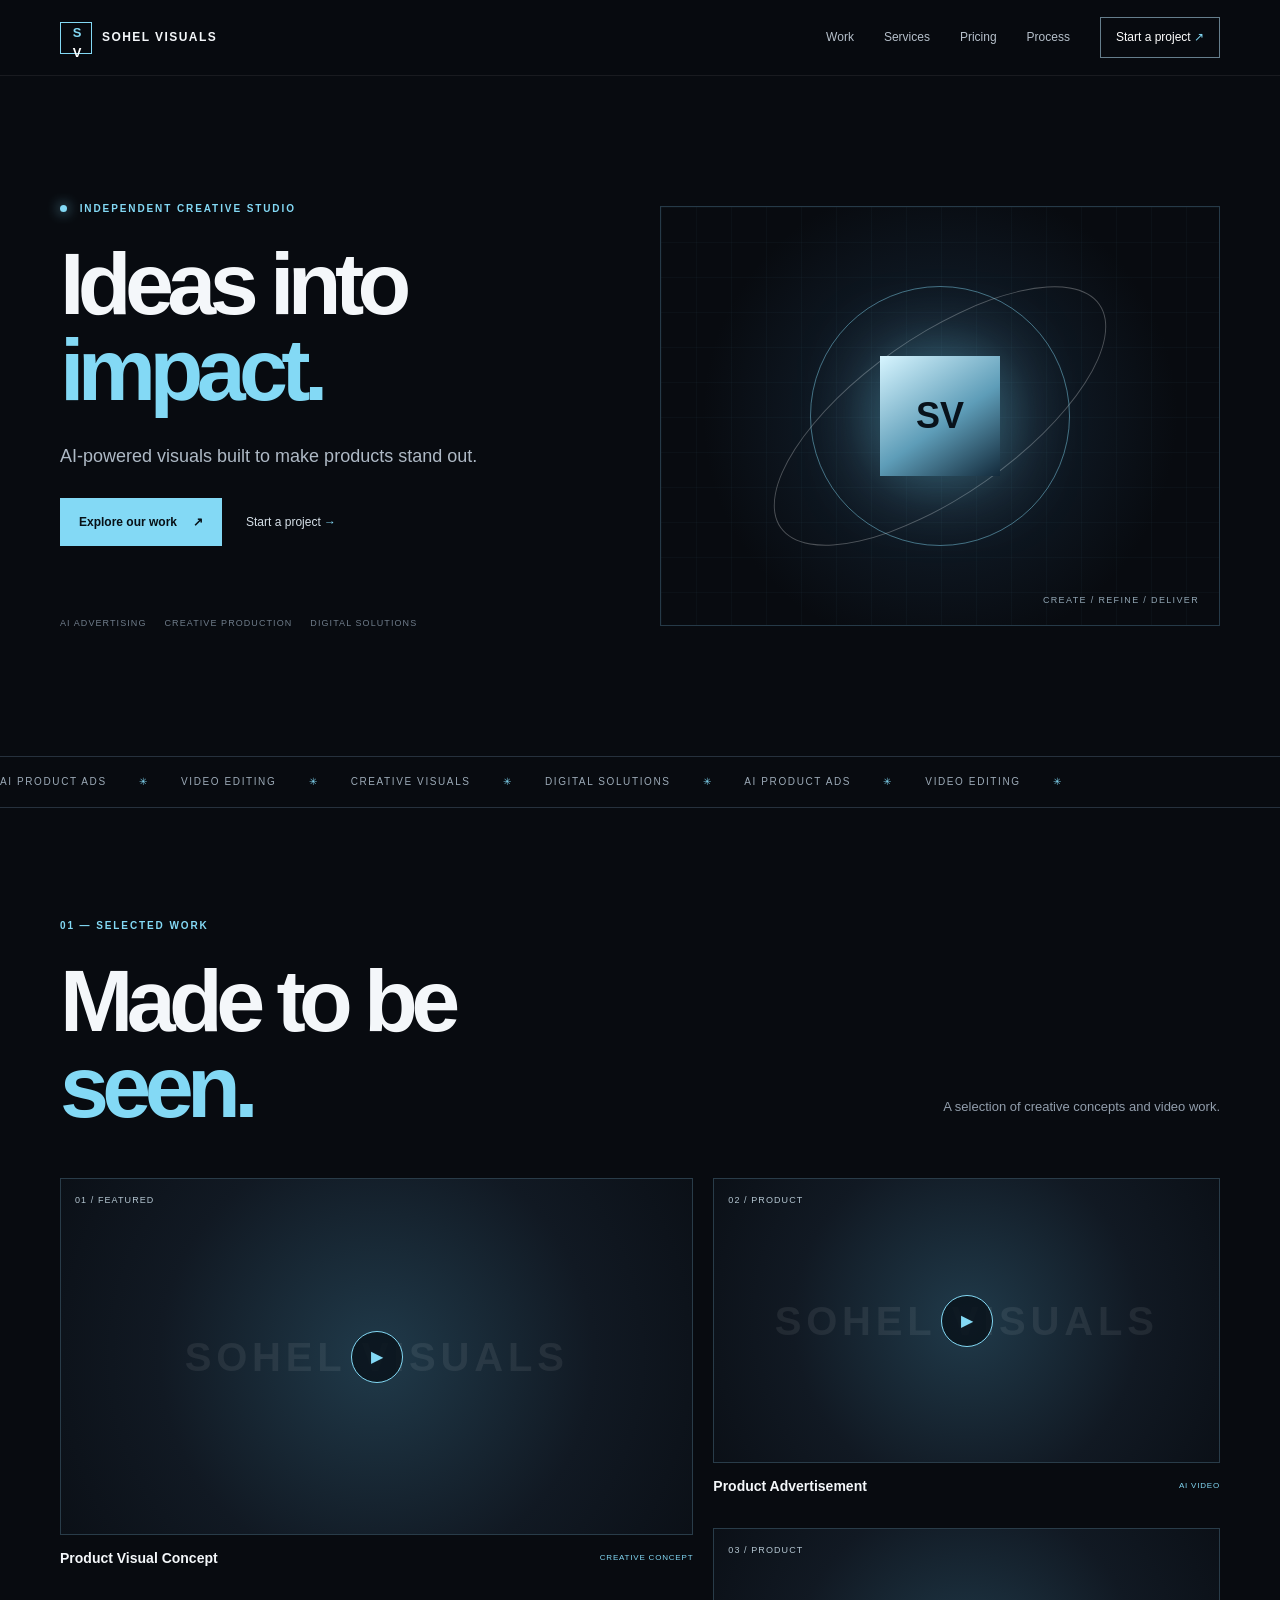
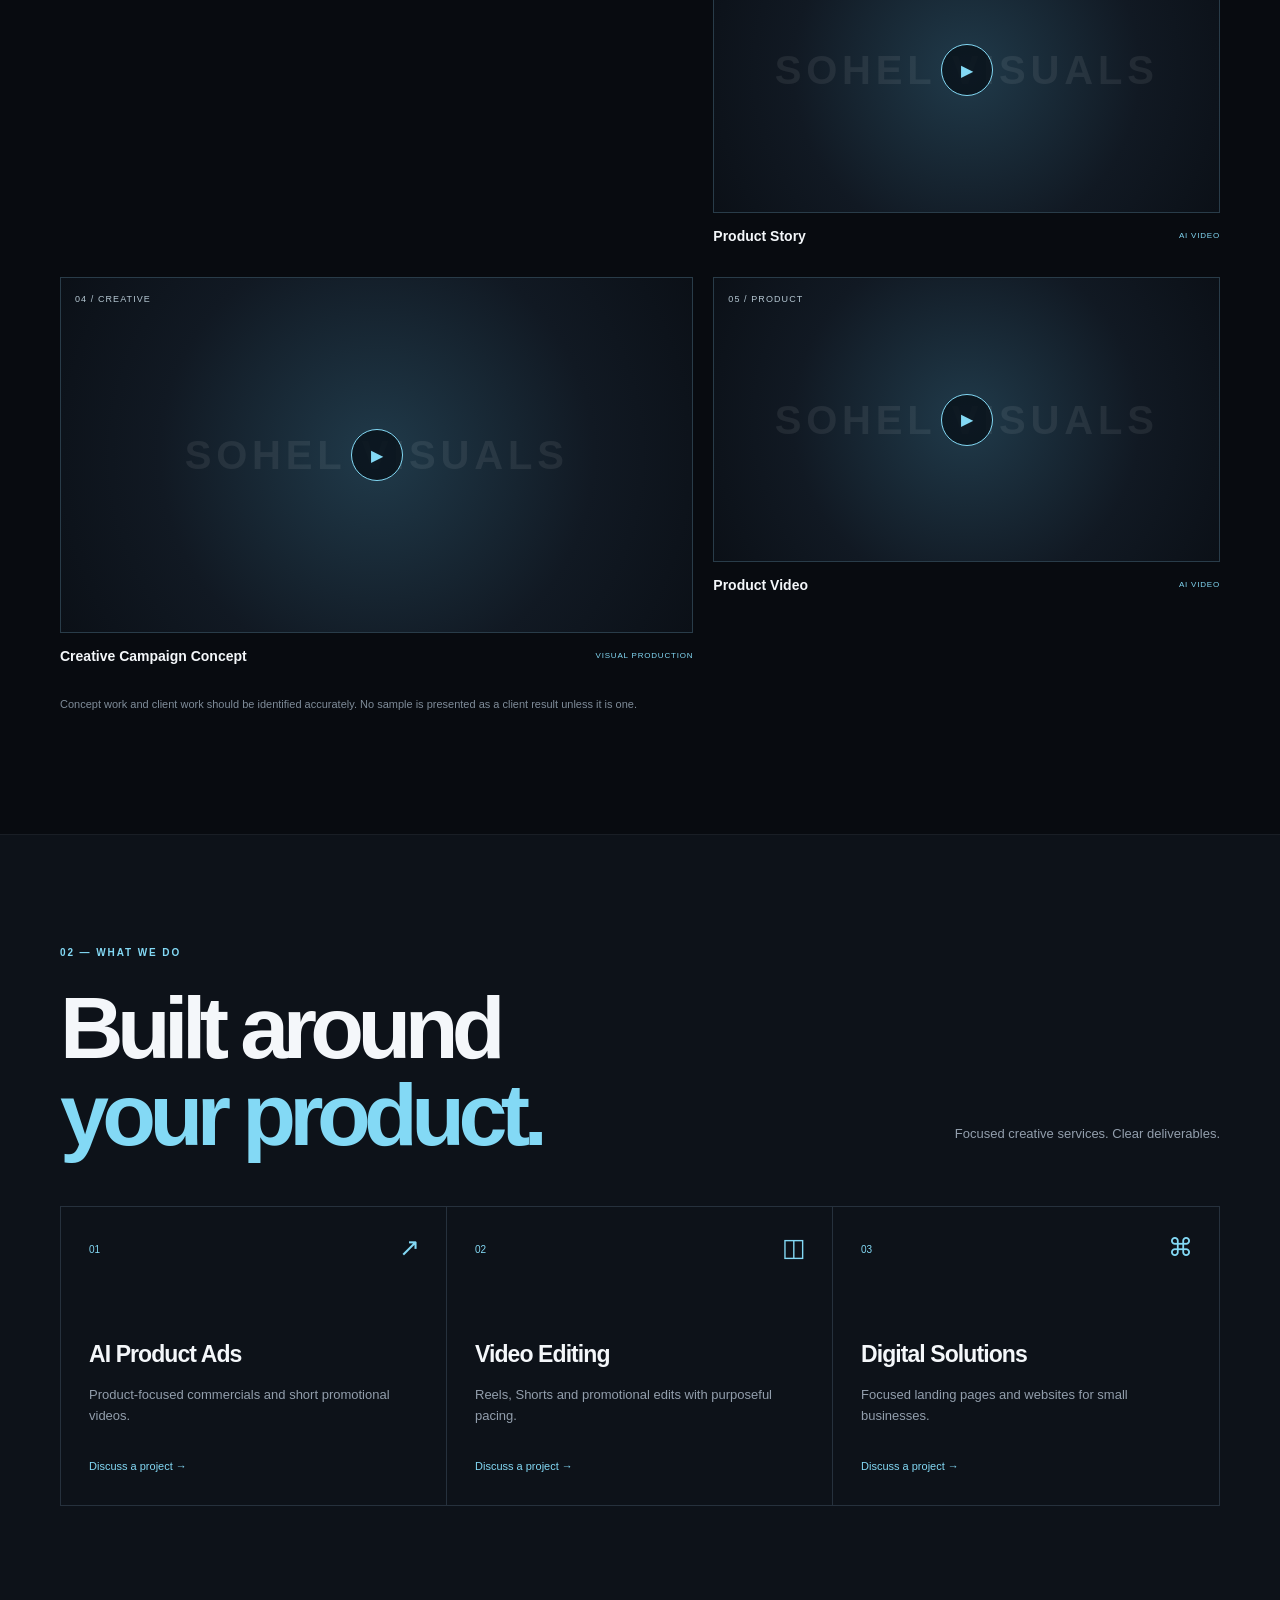
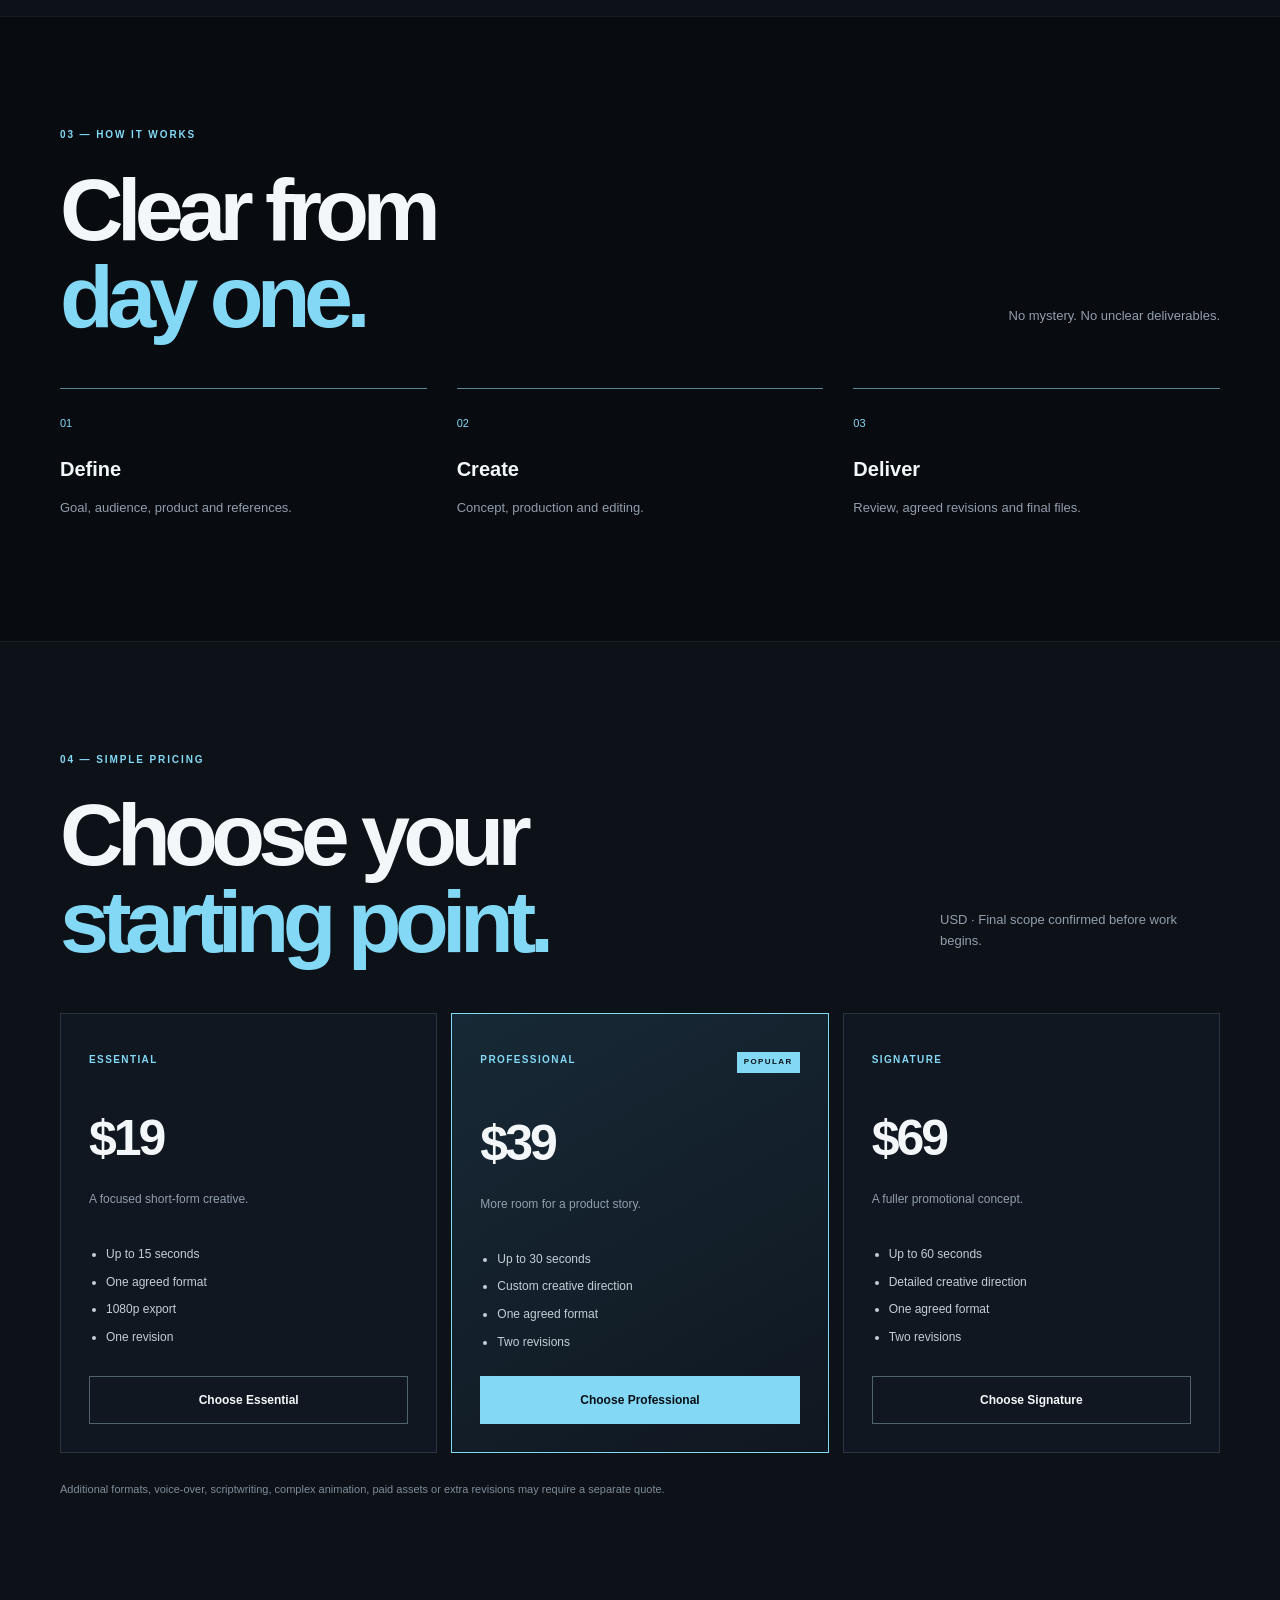
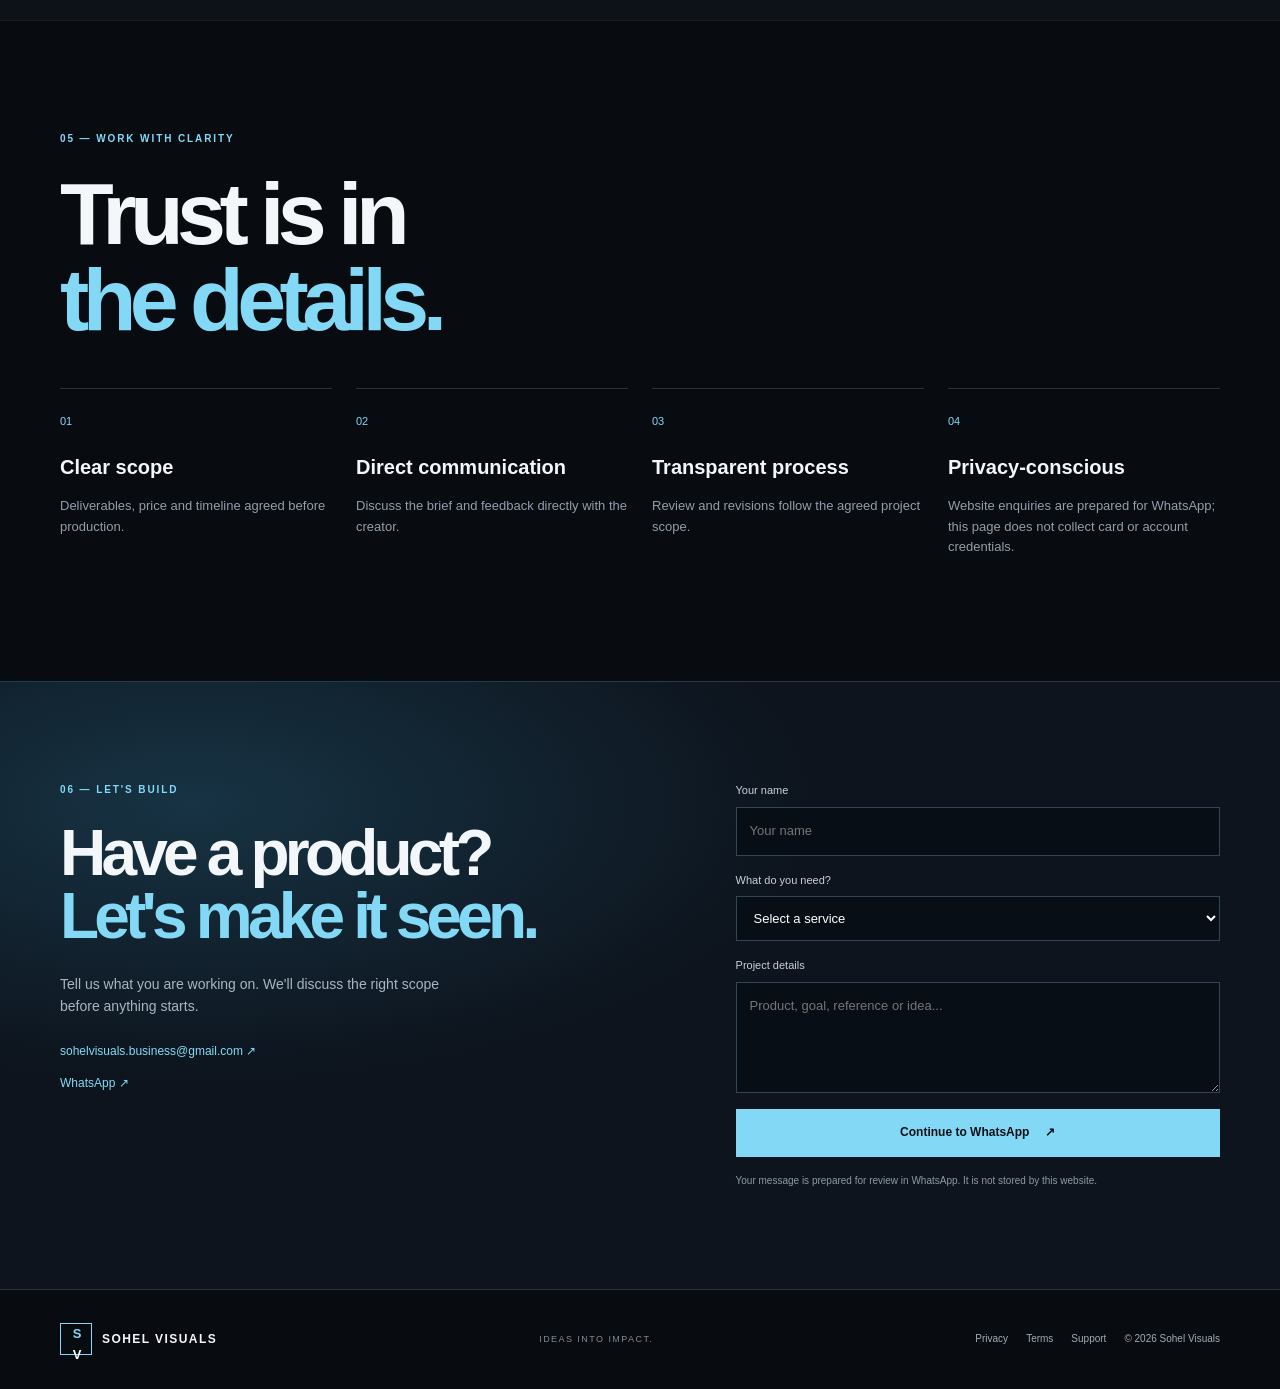
<file: index.html>
<!doctype html>
<html lang="en">
<head>
  <meta charset="UTF-8">
  <meta name="viewport" content="width=device-width, initial-scale=1">
  <meta name="theme-color" content="#080b10">

  <title>Sohel Visuals | AI Advertising & Creative Production</title>
  <meta name="description" content="AI-powered product advertisements, short-form video editing and digital creative solutions by Sohel Visuals.">
  <meta property="og:title" content="Sohel Visuals — Ideas Into Impact">
  <meta property="og:description" content="AI-powered visuals built to make products stand out.">
  <meta property="og:type" content="website">

  <link rel="stylesheet" href="style.css">
  <script src="script.js" defer></script>
</head>

<body>
  <header class="header">
    <a class="brand" href="#home" aria-label="Sohel Visuals home">
      <span class="brand-mark">S<span>V</span></span>
      <span>SOHEL VISUALS</span>
    </a>

    <button class="menu-toggle" id="menuToggle"
      aria-expanded="false" aria-controls="nav" aria-label="Open menu">
      <span></span><span></span>
    </button>

    <nav id="nav" class="nav">
      <a href="#work">Work</a>
      <a href="#services">Services</a>
      <a href="#pricing">Pricing</a>
      <a href="#process">Process</a>
      <a class="nav-cta" href="#contact">Start a project <span>↗</span></a>
    </nav>
  </header>

  <main>
    <section class="hero section-wrap" id="home">
      <div class="hero-content">
        <div class="eyebrow"><span class="live-dot"></span> INDEPENDENT CREATIVE STUDIO</div>

        <h1>Ideas into<br><span>impact.</span></h1>

        <p class="hero-text">
          AI-powered visuals built to make products stand out.
        </p>

        <div class="hero-actions">
          <a class="button button-light" href="#work">Explore our work <span>↗</span></a>
          <a class="text-link" href="#contact">Start a project <span>→</span></a>
        </div>

        <div class="hero-foot">
          <span>AI ADVERTISING</span>
          <span>CREATIVE PRODUCTION</span>
          <span>DIGITAL SOLUTIONS</span>
        </div>
      </div>

      <div class="hero-art" aria-label="Abstract Sohel Visuals brand artwork">
        <div class="art-grid"></div>
        <div class="art-orbit orbit-one"></div>
        <div class="art-orbit orbit-two"></div>
        <div class="art-core">SV</div>
        <div class="art-caption">CREATE / REFINE / DELIVER</div>
      </div>
    </section>

    <section class="ticker" aria-label="Our services">
      <div>
        AI PRODUCT ADS <i>✳</i> VIDEO EDITING <i>✳</i>
        CREATIVE VISUALS <i>✳</i> DIGITAL SOLUTIONS <i>✳</i>
        AI PRODUCT ADS <i>✳</i> VIDEO EDITING <i>✳</i>
      </div>
    </section>

    <section class="section-wrap section" id="work">
      <div class="section-top">
        <div>
          <p class="eyebrow">01 — SELECTED WORK</p>
          <h2>Made to be<br><span>seen.</span></h2>
        </div>
        <p class="section-note">
          A selection of creative concepts and video work.
        </p>
      </div>

      <div class="portfolio-grid">
        <article class="portfolio-item portfolio-large">
          <div class="video-frame" data-video="1R9JFkv7ZxZ4pCE2MA5kIOZaWfLiuGsrz">
            <button class="video-load" type="button" aria-label="Load portfolio video">▶</button>
            <span class="video-label">01 / FEATURED</span>
          </div>
          <div class="portfolio-meta">
            <h3>Product Visual Concept</h3>
            <span>CREATIVE CONCEPT</span>
          </div>
        </article>

        <article class="portfolio-item">
          <div class="video-frame" data-video="1CwcQx5n_N8tWe9py_QFPz75S5Srd-zg9">
            <button class="video-load" type="button" aria-label="Load portfolio video">▶</button>
            <span class="video-label">02 / PRODUCT</span>
          </div>
          <div class="portfolio-meta">
            <h3>Product Advertisement</h3>
            <span>AI VIDEO</span>
          </div>
        </article>

        <article class="portfolio-item">
          <div class="video-frame" data-video="1xeMx0vuQ4VeRD7jBTsgi5OussrUHi9k-">
            <button class="video-load" type="button" aria-label="Load portfolio video">▶</button>
            <span class="video-label">03 / PRODUCT</span>
          </div>
          <div class="portfolio-meta">
            <h3>Product Story</h3>
            <span>AI VIDEO</span>
          </div>
        </article>

        <article class="portfolio-item">
          <div class="video-frame" data-video="1cjqL_NkGo-To1VJgdp8BMoq6KH8evoRq">
            <button class="video-load" type="button" aria-label="Load portfolio video">▶</button>
            <span class="video-label">04 / CREATIVE</span>
          </div>
          <div class="portfolio-meta">
            <h3>Creative Campaign Concept</h3>
            <span>VISUAL PRODUCTION</span>
          </div>
        </article>

        <article class="portfolio-item">
          <div class="video-frame" data-video="1FRaZhcvzjsfeGsJVkwhDRTE2rVK8BL9T">
            <button class="video-load" type="button" aria-label="Load portfolio video">▶</button>
            <span class="video-label">05 / PRODUCT</span>
          </div>
          <div class="portfolio-meta">
            <h3>Product Video</h3>
            <span>AI VIDEO</span>
          </div>
        </article>
      </div>
      <p class="small-note">Concept work and client work should be identified accurately. No sample is presented as a client result unless it is one.</p>
    </section>

    <section class="section services-section" id="services">
      <div class="section-wrap">
        <div class="section-top">
          <div>
            <p class="eyebrow">02 — WHAT WE DO</p>
            <h2>Built around<br><span>your product.</span></h2>
          </div>
          <p class="section-note">Focused creative services. Clear deliverables.</p>
        </div>

        <div class="service-grid">
          <a class="service-card" href="#contact" data-service="AI product advertisement">
            <span class="service-number">01</span>
            <span class="service-icon">↗</span>
            <h3>AI Product Ads</h3>
            <p>Product-focused commercials and short promotional videos.</p>
            <span class="card-link">Discuss a project →</span>
          </a>

          <a class="service-card" href="#contact" data-service="Short-form video editing">
            <span class="service-number">02</span>
            <span class="service-icon">◫</span>
            <h3>Video Editing</h3>
            <p>Reels, Shorts and promotional edits with purposeful pacing.</p>
            <span class="card-link">Discuss a project →</span>
          </a>

          <a class="service-card" href="#contact" data-service="Business website">
            <span class="service-number">03</span>
            <span class="service-icon">⌘</span>
            <h3>Digital Solutions</h3>
            <p>Focused landing pages and websites for small businesses.</p>
            <span class="card-link">Discuss a project →</span>
          </a>
        </div>
      </div>
    </section>

    <section class="section-wrap section" id="process">
      <div class="section-top">
        <div>
          <p class="eyebrow">03 — HOW IT WORKS</p>
          <h2>Clear from<br><span>day one.</span></h2>
        </div>
        <p class="section-note">No mystery. No unclear deliverables.</p>
      </div>

      <div class="process-grid">
        <article>
          <span>01</span>
          <h3>Define</h3>
          <p>Goal, audience, product and references.</p>
        </article>
        <article>
          <span>02</span>
          <h3>Create</h3>
          <p>Concept, production and editing.</p>
        </article>
        <article>
          <span>03</span>
          <h3>Deliver</h3>
          <p>Review, agreed revisions and final files.</p>
        </article>
      </div>
    </section>

    <section class="pricing-section" id="pricing">
      <div class="section-wrap section">
        <div class="section-top">
          <div>
            <p class="eyebrow">04 — SIMPLE PRICING</p>
            <h2>Choose your<br><span>starting point.</span></h2>
          </div>
          <p class="section-note">USD · Final scope confirmed before work begins.</p>
        </div>

        <div class="pricing-grid">
          <article class="price-card">
            <p class="price-label">ESSENTIAL</p>
            <h3>$19</h3>
            <p class="price-desc">A focused short-form creative.</p>
            <ul>
              <li>Up to 15 seconds</li>
              <li>One agreed format</li>
              <li>1080p export</li>
              <li>One revision</li>
            </ul>
            <button class="button button-outline choose-package"
              data-package="Essential — $19">Choose Essential</button>
          </article>

          <article class="price-card price-featured">
            <p class="price-label">PROFESSIONAL <span class="popular">POPULAR</span></p>
            <h3>$39</h3>
            <p class="price-desc">More room for a product story.</p>
            <ul>
              <li>Up to 30 seconds</li>
              <li>Custom creative direction</li>
              <li>One agreed format</li>
              <li>Two revisions</li>
            </ul>
            <button class="button button-light choose-package"
              data-package="Professional — $39">Choose Professional</button>
          </article>

          <article class="price-card">
            <p class="price-label">SIGNATURE</p>
            <h3>$69</h3>
            <p class="price-desc">A fuller promotional concept.</p>
            <ul>
              <li>Up to 60 seconds</li>
              <li>Detailed creative direction</li>
              <li>One agreed format</li>
              <li>Two revisions</li>
            </ul>
            <button class="button button-outline choose-package"
              data-package="Signature — $69">Choose Signature</button>
          </article>
        </div>

        <p class="small-note">
          Additional formats, voice-over, scriptwriting, complex animation,
          paid assets or extra revisions may require a separate quote.
        </p>
      </div>
    </section>

    <section class="section-wrap section trust-section">
      <p class="eyebrow">05 — WORK WITH CLARITY</p>
      <h2>Trust is in<br><span>the details.</span></h2>

      <div class="trust-grid">
        <article>
          <span>01</span>
          <h3>Clear scope</h3>
          <p>Deliverables, price and timeline agreed before production.</p>
        </article>
        <article>
          <span>02</span>
          <h3>Direct communication</h3>
          <p>Discuss the brief and feedback directly with the creator.</p>
        </article>
        <article>
          <span>03</span>
          <h3>Transparent process</h3>
          <p>Review and revisions follow the agreed project scope.</p>
        </article>
        <article>
          <span>04</span>
          <h3>Privacy-conscious</h3>
          <p>Website enquiries are prepared for WhatsApp; this page does not collect card or account credentials.</p>
        </article>
      </div>
    </section>

    <section class="contact-section" id="contact">
      <div class="section-wrap contact-layout">
        <div>
          <p class="eyebrow">06 — LET'S BUILD</p>
          <h2>Have a product?<br><span>Let's make it seen.</span></h2>
          <p class="contact-copy">Tell us what you are working on. We'll discuss the right scope before anything starts.</p>

          <div class="contact-details">
            <a href="mailto:sohelvisuals.business@gmail.com">sohelvisuals.business@gmail.com ↗</a>
            <a href="https://wa.me/8801783576503" target="_blank" rel="noopener">WhatsApp ↗</a>
          </div>
        </div>

        <form id="projectForm">
          <input type="hidden" name="package" id="packageField">

          <label>
            Your name
            <input name="name" maxlength="70" required placeholder="Your name">
          </label>

          <label>
            What do you need?
            <select name="service" id="serviceField" required>
              <option value="">Select a service</option>
              <option>AI product advertisement</option>
              <option>Short-form video editing</option>
              <option>Business website</option>
              <option>Other creative project</option>
            </select>
          </label>

          <label>
            Project details
            <textarea name="brief" maxlength="1200" rows="4" required
              placeholder="Product, goal, reference or idea..."></textarea>
          </label>

          <button class="button button-light" type="submit">
            Continue to WhatsApp <span>↗</span>
          </button>

          <p class="form-note" id="formStatus" aria-live="polite">
            Your message is prepared for review in WhatsApp. It is not stored by this website.
          </p>
        </form>
      </div>
    </section>
  </main>

  <footer class="footer">
    <a class="brand" href="#home">
      <span class="brand-mark">S<span>V</span></span>
      <span>SOHEL VISUALS</span>
    </a>

    <p>IDEAS INTO IMPACT.</p>

    <div class="footer-links">
      <a href="privacy.html">Privacy</a>
      <a href="terms.html">Terms</a>
      <a href="mailto:sohelvisuals.business@gmail.com">Support</a>
      <span>© <span id="year"></span> Sohel Visuals</span>
    </div>
  </footer>
</body>
                                                         </html>
</file>
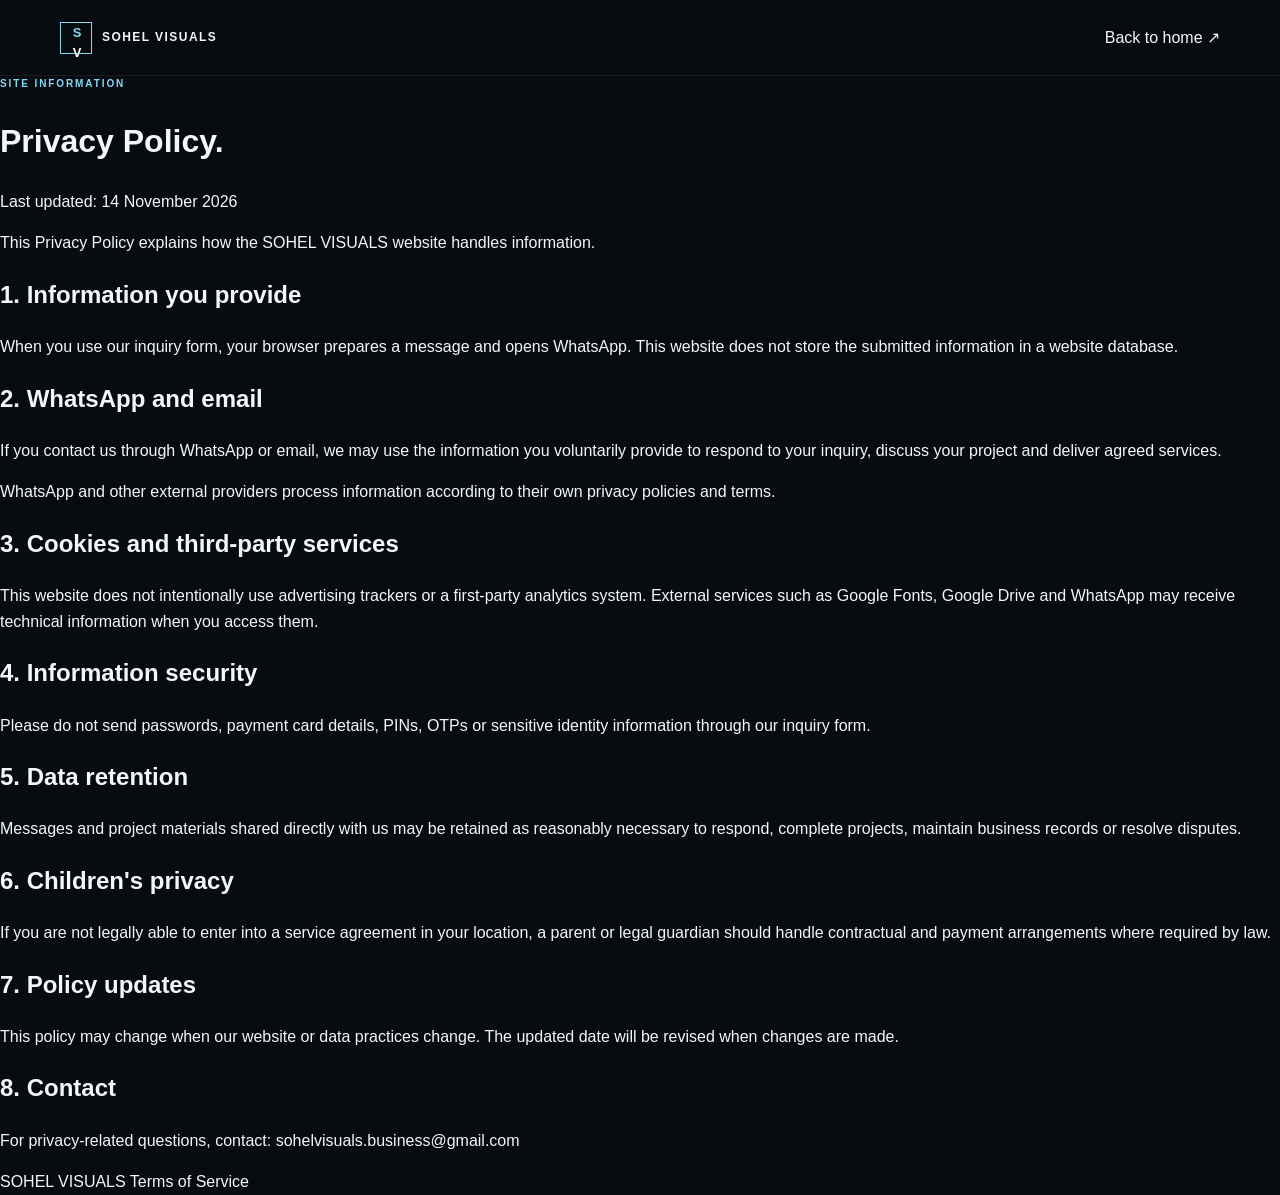
<file: privacy.html>
<!DOCTYPE html>
<html lang="en">
<head>
  <meta charset="UTF-8">
  <meta name="viewport" content="width=device-width, initial-scale=1">
  <meta name="theme-color" content="#090d12">
  <title>Privacy Policy — SOHEL VISUALS</title>
  <link rel="stylesheet" href="style.css">
  <link rel="icon" href="favicon.svg" type="image/svg+xml">
</head>
<body>

<header class="header">
  <a href="index.html" class="brand">
    <span class="brand-mark">S<span>V</span></span>
    <span>SOHEL <b>VISUALS</b></span>
  </a>
  <a href="index.html" class="nav-button">Back to home ↗</a>
</header>

<main class="container legal-main">
  <p class="eyebrow">SITE INFORMATION</p>
  <h1>Privacy <span>Policy.</span></h1>
  <p class="updated">Last updated: 14 November 2026</p>

  <p>
    This Privacy Policy explains how the SOHEL VISUALS website
    handles information.
  </p>

  <h2>1. Information you provide</h2>
  <p>
    When you use our inquiry form, your browser prepares a message
    and opens WhatsApp. This website does not store the submitted
    information in a website database.
  </p>

  <h2>2. WhatsApp and email</h2>
  <p>
    If you contact us through WhatsApp or email, we may use the
    information you voluntarily provide to respond to your inquiry,
    discuss your project and deliver agreed services.
  </p>
  <p>
    WhatsApp and other external providers process information
    according to their own privacy policies and terms.
  </p>

  <h2>3. Cookies and third-party services</h2>
  <p>
    This website does not intentionally use advertising trackers
    or a first-party analytics system. External services such as
    Google Fonts, Google Drive and WhatsApp may receive technical
    information when you access them.
  </p>

  <h2>4. Information security</h2>
  <p>
    Please do not send passwords, payment card details, PINs,
    OTPs or sensitive identity information through our inquiry form.
  </p>

  <h2>5. Data retention</h2>
  <p>
    Messages and project materials shared directly with us may
    be retained as reasonably necessary to respond, complete
    projects, maintain business records or resolve disputes.
  </p>

  <h2>6. Children's privacy</h2>
  <p>
    If you are not legally able to enter into a service agreement
    in your location, a parent or legal guardian should handle
    contractual and payment arrangements where required by law.
  </p>

  <h2>7. Policy updates</h2>
  <p>
    This policy may change when our website or data practices change.
    The updated date will be revised when changes are made.
  </p>

  <h2>8. Contact</h2>
  <p>
    For privacy-related questions, contact:
    <a href="mailto:sohelvisuals.business@gmail.com">
      sohelvisuals.business@gmail.com
    </a>
  </p>
</main>

<footer class="container site-footer">
  <a href="index.html">SOHEL VISUALS</a>
  <a href="terms.html">Terms of Service</a>
</footer>

</body>
</html>
</file>
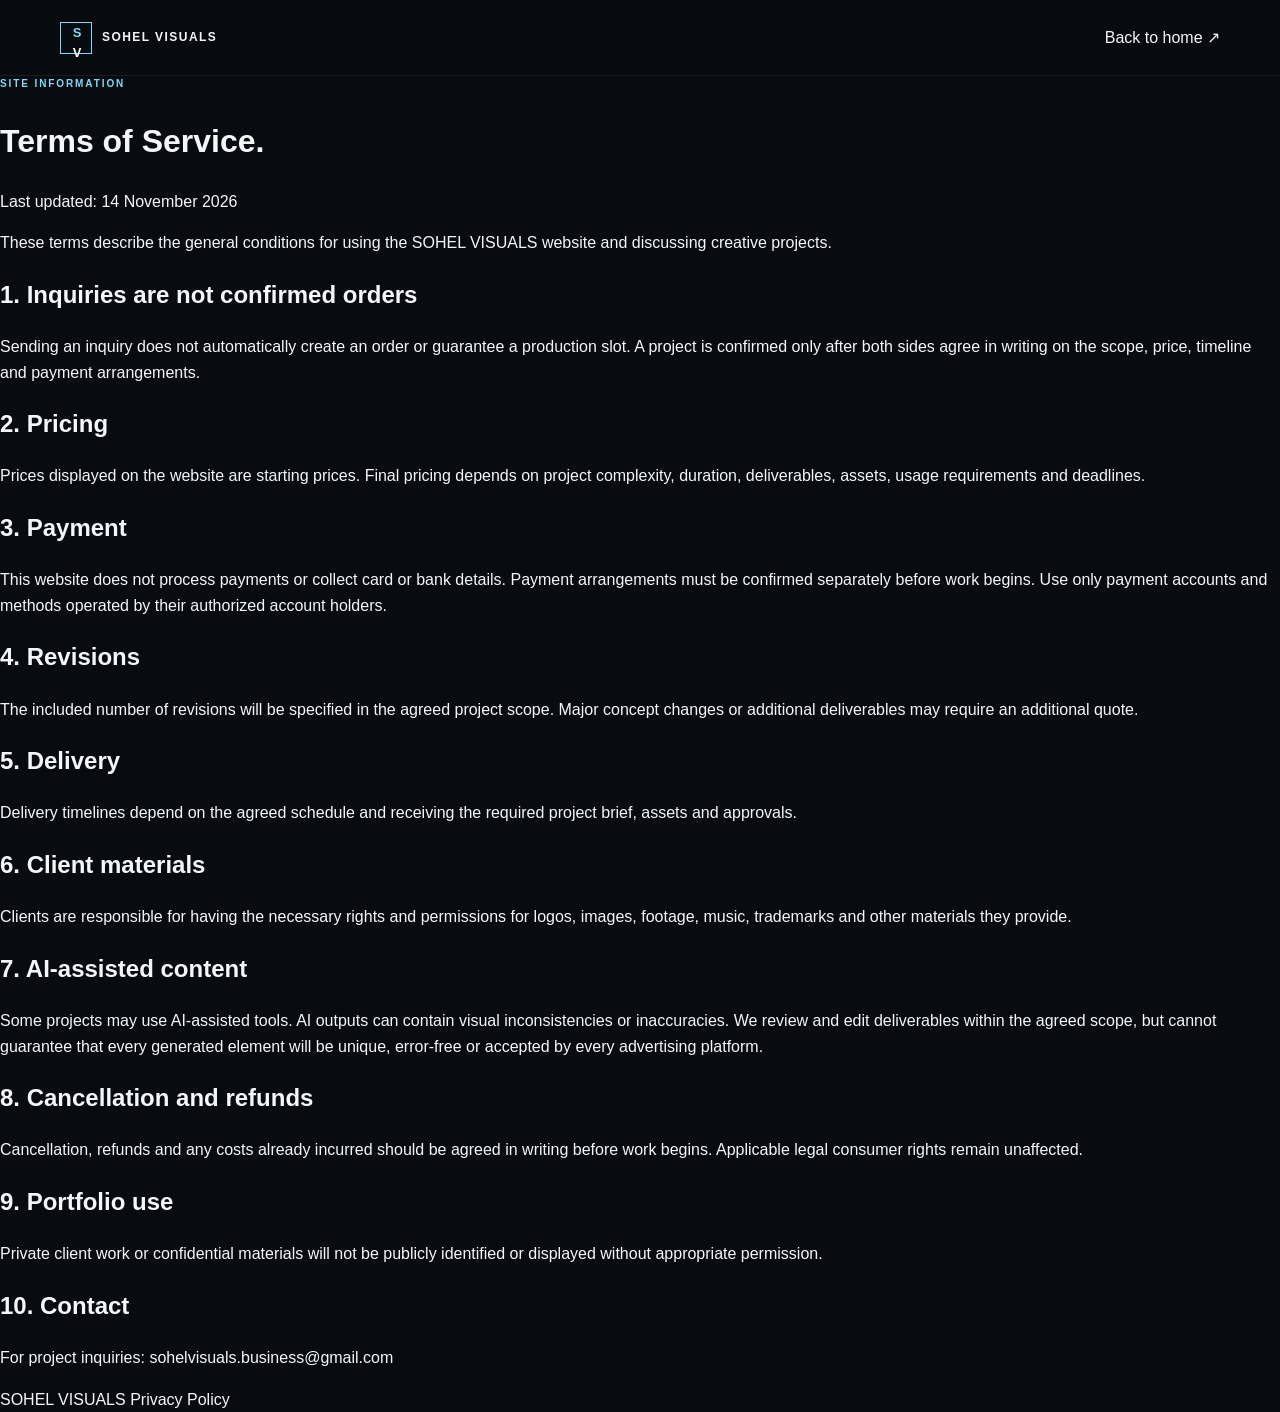
<file: terms.html>
<!DOCTYPE html>
<html lang="en">
<head>
  <meta charset="UTF-8">
  <meta name="viewport" content="width=device-width, initial-scale=1">
  <meta name="theme-color" content="#090d12">
  <title>Terms of Service — SOHEL VISUALS</title>
  <link rel="stylesheet" href="style.css">
  <link rel="icon" href="favicon.svg" type="image/svg+xml">
</head>
<body>

<header class="header">
  <a href="index.html" class="brand">
    <span class="brand-mark">S<span>V</span></span>
    <span>SOHEL <b>VISUALS</b></span>
  </a>
  <a href="index.html" class="nav-button">Back to home ↗</a>
</header>

<main class="container legal-main">
  <p class="eyebrow">SITE INFORMATION</p>
  <h1>Terms of <span>Service.</span></h1>
  <p class="updated">Last updated: 14 November 2026</p>

  <p>
    These terms describe the general conditions for using the
    SOHEL VISUALS website and discussing creative projects.
  </p>

  <h2>1. Inquiries are not confirmed orders</h2>
  <p>
    Sending an inquiry does not automatically create an order
    or guarantee a production slot. A project is confirmed only
    after both sides agree in writing on the scope, price,
    timeline and payment arrangements.
  </p>

  <h2>2. Pricing</h2>
  <p>
    Prices displayed on the website are starting prices.
    Final pricing depends on project complexity, duration,
    deliverables, assets, usage requirements and deadlines.
  </p>

  <h2>3. Payment</h2>
  <p>
    This website does not process payments or collect card
    or bank details. Payment arrangements must be confirmed
    separately before work begins. Use only payment accounts
    and methods operated by their authorized account holders.
  </p>

  <h2>4. Revisions</h2>
  <p>
    The included number of revisions will be specified in
    the agreed project scope. Major concept changes or
    additional deliverables may require an additional quote.
  </p>

  <h2>5. Delivery</h2>
  <p>
    Delivery timelines depend on the agreed schedule and
    receiving the required project brief, assets and approvals.
  </p>

  <h2>6. Client materials</h2>
  <p>
    Clients are responsible for having the necessary rights
    and permissions for logos, images, footage, music,
    trademarks and other materials they provide.
  </p>

  <h2>7. AI-assisted content</h2>
  <p>
    Some projects may use AI-assisted tools. AI outputs can
    contain visual inconsistencies or inaccuracies. We review
    and edit deliverables within the agreed scope, but cannot
    guarantee that every generated element will be unique,
    error-free or accepted by every advertising platform.
  </p>

  <h2>8. Cancellation and refunds</h2>
  <p>
    Cancellation, refunds and any costs already incurred
    should be agreed in writing before work begins.
    Applicable legal consumer rights remain unaffected.
  </p>

  <h2>9. Portfolio use</h2>
  <p>
    Private client work or confidential materials will not
    be publicly identified or displayed without appropriate
    permission.
  </p>

  <h2>10. Contact</h2>
  <p>
    For project inquiries:
    <a href="mailto:sohelvisuals.business@gmail.com">
      sohelvisuals.business@gmail.com
    </a>
  </p>
</main>

<footer class="container site-footer">
  <a href="index.html">SOHEL VISUALS</a>
  <a href="privacy.html">Privacy Policy</a>
</footer>

</body>
</html>
</file>
<file: style.css>
:root {
  --bg: #080b10;
  --surface: #10151d;
  --surface2: #151d27;
  --white: #f4f7fa;
  --muted: #929eac;
  --line: #26313d;
  --blue: #83d9f5;
  --max: 1160px;
}

* { box-sizing: border-box; }

html {
  scroll-behavior: smooth;
  scroll-padding-top: 90px;
}

body {
  margin: 0;
  background: var(--bg);
  color: var(--white);
  font-family: Inter, Arial, sans-serif;
  line-height: 1.6;
}

a { color: inherit; text-decoration: none; }
button, input, select, textarea { font: inherit; }
button, a { -webkit-tap-highlight-color: transparent; }

a:focus-visible, button:focus-visible,
input:focus-visible, select:focus-visible,
textarea:focus-visible {
  outline: 2px solid var(--blue);
  outline-offset: 4px;
}

.section-wrap {
  width: min(var(--max), calc(100% - 48px));
  margin-inline: auto;
}

.section { padding-block: 110px; }

.eyebrow {
  color: var(--blue);
  font-size: 10px;
  font-weight: 800;
  letter-spacing: .19em;
  margin: 0 0 24px;
}

/* Navigation */

.header {
  height: 76px;
  padding-inline: max(24px, calc((100% - var(--max)) / 2));
  display: flex;
  align-items: center;
  justify-content: space-between;
  position: sticky;
  top: 0;
  z-index: 20;
  background: #080b10ed;
  border-bottom: 1px solid #ffffff12;
  backdrop-filter: blur(16px);
}

.brand {
  display: inline-flex;
  align-items: center;
  gap: 10px;
  font-size: 12px;
  font-weight: 850;
  letter-spacing: .12em;
}

.brand-mark {
  display: grid;
  place-items: center;
  width: 32px;
  height: 32px;
  border: 1px solid var(--blue);
  color: var(--blue);
  font-size: 13px;
  letter-spacing: -2px;
}

.brand-mark span { color: white; }

.nav {
  display: flex;
  align-items: center;
  gap: 30px;
  font-size: 12px;
  color: #b6c0cb;
}

.nav a:hover { color: var(--blue); }

.nav-cta {
  border: 1px solid #657e8c;
  padding: 10px 15px;
  color: white;
}

.nav-cta span { color: var(--blue); }

.menu-toggle {
  display: none;
  background: none;
  border: 0;
  padding: 8px;
  cursor: pointer;
}

.menu-toggle span {
  display: block;
  width: 24px;
  height: 2px;
  margin: 5px;
  background: white;
}

/* Hero */

.hero {
  min-height: 680px;
  display: grid;
  grid-template-columns: 1fr 1fr;
  align-items: center;
  gap: 40px;
  padding-block: 90px;
}

.live-dot {
  display: inline-block;
  width: 7px;
  height: 7px;
  border-radius: 50%;
  background: var(--blue);
  margin-right: 8px;
  box-shadow: 0 0 13px #83d9f5;
}

.hero h1, .section h2, .contact-section h2 {
  font-size: clamp(50px, 7vw, 88px);
  line-height: .98;
  letter-spacing: -.075em;
  margin: 0;
  font-weight: 800;
}

.hero h1 span, h2 span {
  color: var(--blue);
}

.hero-text {
  max-width: 430px;
  color: #aeb9c5;
  font-size: 18px;
  margin: 28px 0;
}

.hero-actions {
  display: flex;
  align-items: center;
  gap: 24px;
  flex-wrap: wrap;
}

.button {
  min-height: 48px;
  padding: 13px 18px;
  display: inline-flex;
  justify-content: center;
  align-items: center;
  gap: 16px;
  border: 1px solid var(--line);
  cursor: pointer;
  font-size: 12px;
  font-weight: 800;
  transition: .2s ease;
}

.button:hover {
  transform: translateY(-2px);
  filter: brightness(1.1);
}

.button-light {
  color: #071016;
  background: var(--blue);
  border-color: var(--blue);
}

.button-outline {
  color: var(--white);
  background: transparent;
  border-color: #52616e;
}

.text-link {
  font-size: 12px;
  color: #d6e0e8;
}

.text-link span { color: var(--blue); }

.hero-foot {
  display: flex;
  gap: 18px;
  flex-wrap: wrap;
  margin-top: 70px;
  color: #6f7c8a;
  font-size: 9px;
  letter-spacing: .12em;
}

/* Abstract art */

.hero-art {
  position: relative;
  min-height: 420px;
  overflow: hidden;
  background:
    radial-gradient(circle at 50% 50%, #193849 0, #101b27 27%, #080b10 68%);
  border: 1px solid #263a48;
}

.art-grid {
  position: absolute;
  inset: 0;
  opacity: .24;
  background-image:
    linear-gradient(#83d9f522 1px, transparent 1px),
    linear-gradient(90deg, #83d9f522 1px, transparent 1px);
  background-size: 35px 35px;
}

.art-orbit {
  position: absolute;
  border: 1px solid #83d9f577;
  border-radius: 50%;
  top: 50%;
  left: 50%;
  transform: translate(-50%, -50%);
}

.orbit-one {
  width: 260px;
  height: 260px;
}

.orbit-two {
  width: 390px;
  height: 160px;
  transform: translate(-50%, -50%) rotate(-35deg);
  border-color: #ffffff44;
}

.art-core {
  position: absolute;
  top: 50%;
  left: 50%;
  transform: translate(-50%, -50%);
  width: 120px;
  height: 120px;
  display: grid;
  place-items: center;
  background: linear-gradient(145deg, #d7f5ff, #5e9db8 55%, #132a3b);
  color: #08121b;
  font-size: 36px;
  font-weight: 900;
  box-shadow: 0 0 80px #83d9f566;
}

.art-caption {
  position: absolute;
  bottom: 18px;
  right: 20px;
  font-size: 9px;
  letter-spacing: .15em;
  color: #91a5b3;
}

/* Ticker */

.ticker {
  overflow: hidden;
  border-block: 1px solid var(--line);
  padding: 17px 0;
  white-space: nowrap;
  color: #9caab7;
  font-size: 10px;
  letter-spacing: .16em;
}

.ticker div {
  width: max-content;
  animation: slide 32s linear infinite;
}

.ticker i {
  color: var(--blue);
  padding-inline: 28px;
  font-style: normal;
}

@keyframes slide {
  to { transform: translateX(-35%); }
}

/* Section headings */

.section-top {
  display: flex;
  justify-content: space-between;
  align-items: end;
  gap: 30px;
  margin-bottom: 48px;
}

.section-note {
  max-width: 280px;
  color: var(--muted);
  font-size: 13px;
}

/* Portfolio */

.portfolio-grid {
  display: grid;
  grid-template-columns: 1.25fr 1fr;
  gap: 30px 20px;
}

.portfolio-item { min-width: 0; }
.portfolio-large { grid-row: span 2; }

.video-frame {
  position: relative;
  aspect-ratio: 16 / 9;
  display: grid;
  place-items: center;
  overflow: hidden;
  background:
    radial-gradient(circle at 50% 50%, #203a4a, #111923 60%, #0b1017);
  border: 1px solid #293c49;
}

.video-frame::before {
  content: "SOHEL VISUALS";
  position: absolute;
  color: #ffffff13;
  font-size: clamp(18px, 4vw, 40px);
  font-weight: 900;
  letter-spacing: .12em;
}

.video-load {
  position: relative;
  z-index: 1;
  width: 52px;
  height: 52px;
  border-radius: 50%;
  border: 1px solid var(--blue);
  color: var(--blue);
  background: #09121ad9;
  cursor: pointer;
}

.video-label {
  position: absolute;
  left: 14px;
  top: 14px;
  z-index: 1;
  color: #b4c6d1;
  font-size: 9px;
  letter-spacing: .12em;
}

.video-frame iframe {
  position: absolute;
  inset: 0;
  width: 100%;
  height: 100%;
  border: 0;
}

.portfolio-meta {
  display: flex;
  justify-content: space-between;
  align-items: center;
  gap: 10px;
  padding-top: 12px;
}

.portfolio-meta h3 {
  font-size: 14px;
  margin: 0;
}

.portfolio-meta span {
  color: var(--blue);
  font-size: 8px;
  letter-spacing: .1em;
}

.small-note {
  color: #7f8c99;
  font-size: 11px;
  margin-top: 28px;
}

/* Services */

.services-section, .pricing-section {
  background: #0d1219;
  border-block: 1px solid #ffffff0d;
}

.service-grid {
  display: grid;
  grid-template-columns: repeat(3, 1fr);
  border: 1px solid var(--line);
}

.service-card {
  position: relative;
  min-height: 290px;
  padding: 28px;
  border-right: 1px solid var(--line);
  transition: background .2s ease;
}

.service-card:last-child { border-right: 0; }
.service-card:hover { background: #15212c; }

.service-number {
  color: var(--blue);
  font-size: 10px;
}

.service-icon {
  position: absolute;
  right: 26px;
  top: 20px;
  font-size: 25px;
  color: var(--blue);
}

.service-card h3 {
  margin: 75px 0 10px;
  font-size: 23px;
  letter-spacing: -.04em;
}

.service-card p, .process-grid p, .trust-grid p {
  color: var(--muted);
  font-size: 13px;
}

.card-link {
  display: inline-block;
  margin-top: 18px;
  font-size: 11px;
  color: var(--blue);
}

/* Process */

.process-grid {
  display: grid;
  grid-template-columns: repeat(3, 1fr);
  gap: 30px;
  margin-top: 20px;
}

.process-grid article {
  border-top: 1px solid #5d8395;
  padding-top: 20px;
}

.process-grid article > span,
.trust-grid article > span {
  color: var(--blue);
  font-size: 11px;
}

.process-grid h3, .trust-grid h3 {
  font-size: 20px;
  margin: 18px 0 8px;
}

/* Pricing */

.pricing-grid {
  display: grid;
  grid-template-columns: repeat(3, 1fr);
  gap: 14px;
}

.price-card {
  background: #101720;
  border: 1px solid #293541;
  padding: 28px;
  display: flex;
  flex-direction: column;
}

.price-featured {
  border-color: var(--blue);
  background: linear-gradient(150deg, #172936, #101720);
}

.price-label {
  color: var(--blue);
  font-size: 10px;
  letter-spacing: .14em;
  font-weight: 800;
}

.popular {
  float: right;
  color: #071016;
  background: var(--blue);
  padding: 4px 7px;
  font-size: 8px;
}

.price-card h3 {
  font-size: 50px;
  letter-spacing: -.06em;
  margin: 20px 0 0;
}

.price-desc {
  color: var(--muted);
  font-size: 12px;
}

.price-card ul {
  padding-left: 17px;
  color: #c4ced7;
  font-size: 12px;
  line-height: 2.3;
  flex: 1;
  margin: 20px 0;
}

.price-card .button { width: 100%; }

/* Trust */

.trust-section h2 { margin-bottom: 45px; }

.trust-grid {
  display: grid;
  grid-template-columns: repeat(4, 1fr);
  gap: 24px;
}

.trust-grid article {
  border-top: 1px solid var(--line);
  padding-top: 18px;
}

/* Contact */

.contact-section {
  background:
    radial-gradient(ellipse at 15% 20%, #173344 0, transparent 40%),
    #0d141d;
  border-top: 1px solid #263a48;
  padding-block: 100px;
}

.contact-layout {
  display: grid;
  grid-template-columns: 1fr .8fr;
  gap: 70px;
}

.contact-section h2 {
  font-size: clamp(42px, 5vw, 65px);
}

.contact-copy {
  max-width: 390px;
  color: #a9b6c2;
  font-size: 14px;
  margin: 25px 0;
}

.contact-details {
  display: grid;
  gap: 12px;
  color: var(--blue);
  font-size: 12px;
  overflow-wrap: anywhere;
}

#projectForm {
  display: grid;
  gap: 16px;
}

#projectForm label {
  display: grid;
  gap: 7px;
  font-size: 11px;
  color: #c8d1da;
}

#projectForm input,
#projectForm select,
#projectForm textarea {
  width: 100%;
  background: #080e15;
  border: 1px solid #344655;
  color: white;
  padding: 13px;
  border-radius: 0;
  font-size: 13px;
}

#projectForm textarea { resize: vertical; }

#projectForm .button { width: 100%; }

.form-note {
  font-size: 10px;
  color: #8d9aa6;
  margin: 0;
}

/* Footer */

.footer {
  min-height: 100px;
  padding: 25px max(24px, calc((100% - var(--max)) / 2));
  display: flex;
  align-items: center;
  justify-content: space-between;
  gap: 20px;
  flex-wrap: wrap;
  border-top: 1px solid var(--line);
}

.footer > p {
  color: #7f8c99;
  font-size: 9px;
  letter-spacing: .16em;
}

.footer-links {
  display: flex;
  flex-wrap: wrap;
  gap: 18px;
  font-size: 10px;
  color: #a1adba;
}

.footer a:hover { color: var(--blue); }

/* Responsive */

@media (max-width: 780px) {
  .section { padding-block: 75px; }

  .header { height: 68px; }

  .menu-toggle { display: block; }

  .nav {
    display: none;
    position: absolute;
    top: 68px;
    left: 0;
    right: 0;
    padding: 24px;
    background: #0b1119;
    border-bottom: 1px solid var(--line);
    flex-direction: column;
    align-items: stretch;
    gap: 20px;
  }

  .nav.open { display: flex; }

  .hero {
    grid-template-columns: 1fr;
    padding-block: 75px;
  }

  .hero-art { min-height: 300px; }

  .hero-foot { margin-top: 45px; }

  .section-top {
    display: block;
  }

  .portfolio-grid,
  .service-grid,
  .pricing-grid,
  .process-grid,
  .trust-grid,
  .contact-layout {
    grid-template-columns: 1fr;
  }

  .portfolio-large { grid-row: auto; }

  .service-card {
    min-height: 240px;
    border-right: 0;
    border-bottom: 1px solid var(--line);
  }

  .service-card:last-child { border-bottom: 0; }

  .service-card h3 { margin-top: 55px; }

  .contact-layout { gap: 40px; }
}

@media (max-width: 420px) {
  .section-wrap { width: calc(100% - 32px); }
  .hero h1 { font-size: 54px; }
  .hero-actions { align-items: flex-start; flex-direction: column; }
  .portfolio-meta { align-items: flex-start; flex-direction: column; }
  .footer { align-items: flex-start; flex-direction: column; }
}

@media (prefers-reduced-motion: reduce) {
  html { scroll-behavior: auto; }
  *, *::before, *::after {
    animation-duration: .01ms !important;
    transition-duration: .01ms !important;
    animation-iteration-count: 1 !important;
  }
                  }
</file>
